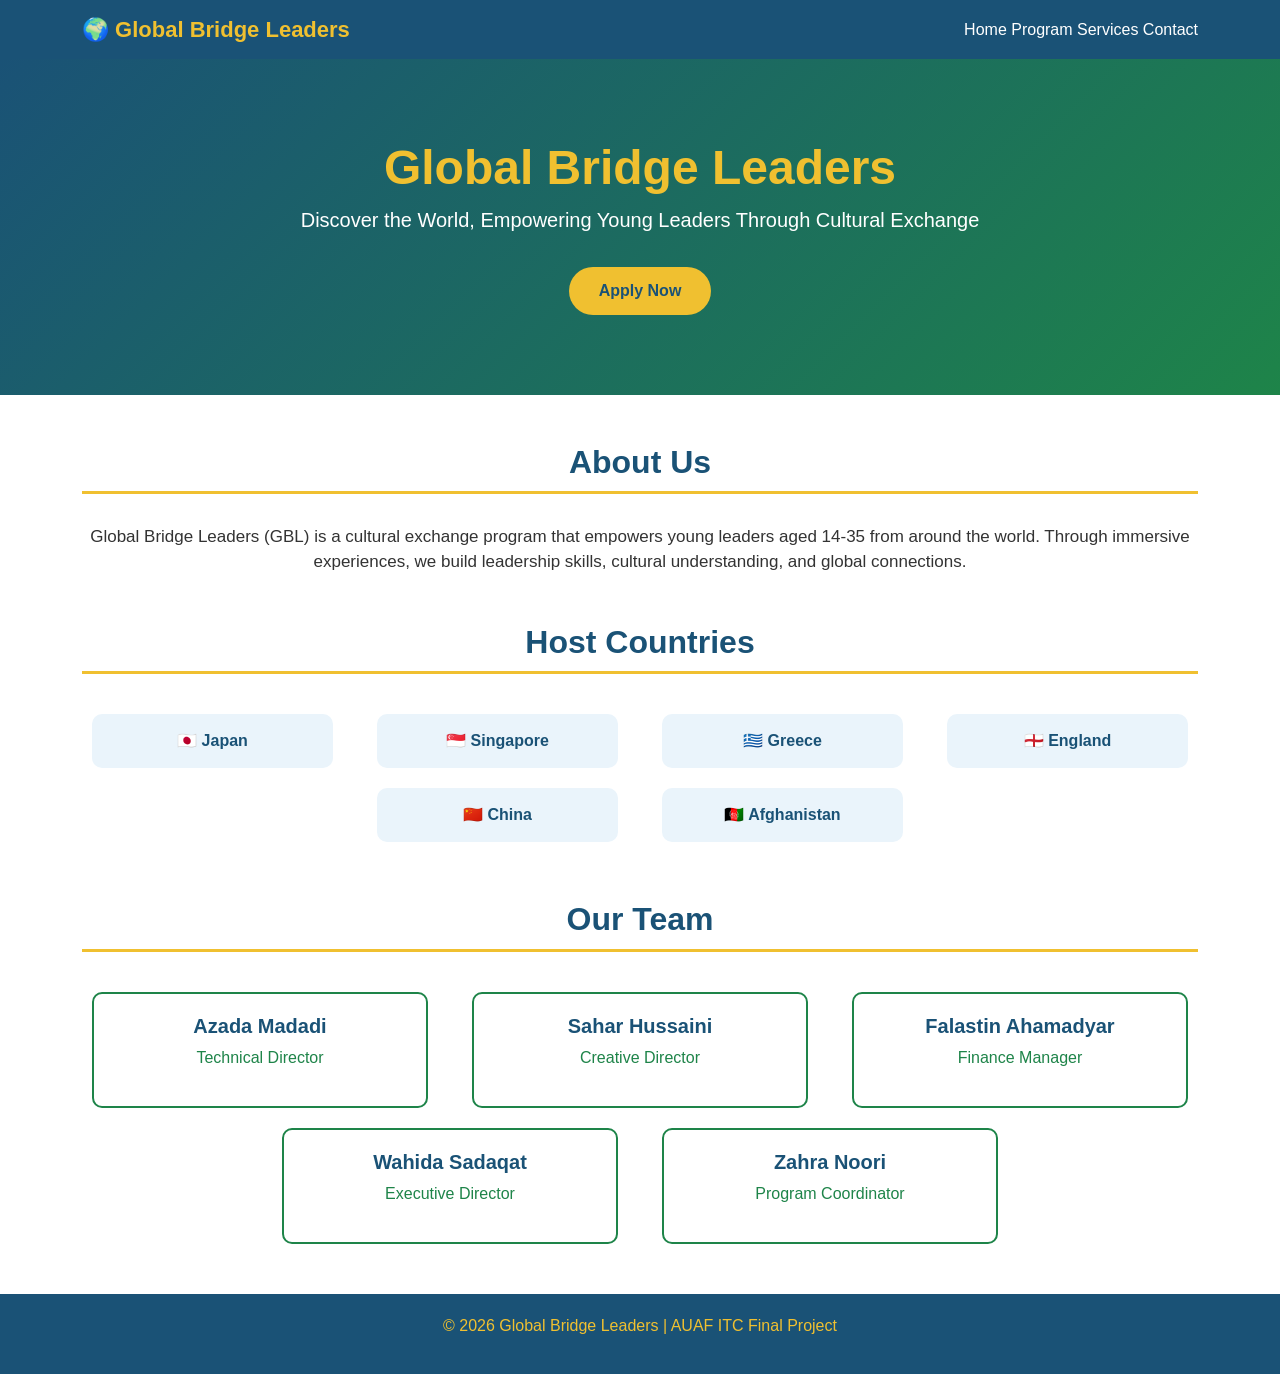
<file: index.html>
<!DOCTYPE html>
<html lang="en">
<head>
  <meta charset="UTF-8">
  <meta name="viewport" content="width=device-width, initial-scale=1.0">
  <title>Global Bridge Leaders</title>
  <link href="https://cdn.jsdelivr.net/npm/bootstrap@5.1.3/dist/css/bootstrap.min.css" rel="stylesheet">
  <style>
    body { font-family: Arial, sans-serif; }
    .navbar { background-color: #1a5276 !important; }
    .navbar-brand { color: #f0c030 !important; font-weight: bold; font-size: 22px; }
    .nav-link { color: white !important; }
    .hero { background: linear-gradient(135deg, #1a5276, #1e8449); color: white; padding: 80px 20px; text-align: center; }
    .hero h1 { font-size: 48px; font-weight: bold; color: #f0c030; }
    .hero p { font-size: 20px; }
    .btn-apply { background-color: #f0c030; color: #1a5276; font-weight: bold; border: none; padding: 12px 30px; border-radius: 25px; }
    .btn-apply:hover { background-color: #d4ac0d; }
    .section-title { color: #1a5276; font-weight: bold; text-align: center; margin-bottom: 30px; border-bottom: 3px solid #f0c030; padding-bottom: 10px; }
    .country-card { background: #eaf4fb; border-radius: 10px; padding: 15px; margin: 10px; text-align: center; font-weight: bold; color: #1a5276; }
    .team-card { background: white; border: 2px solid #1e8449; border-radius: 10px; padding: 20px; margin: 10px; text-align: center; }
    .team-card h5 { color: #1a5276; font-weight: bold; }
    .team-card p { color: #1e8449; }
    footer { background-color: #1a5276; color: #f0c030; text-align: center; padding: 20px; margin-top: 40px; }
  </style>
</head>
<body>

<!-- Navbar -->
<nav class="navbar navbar-expand-lg">
  <div class="container">
    <a class="navbar-brand" href="#">🌍 Global Bridge Leaders</a>
    <div>
      <a class="nav-link d-inline" href="#">Home</a>
      <a class="nav-link d-inline" href="#">Program</a>
      <a class="nav-link d-inline" href="#">Services</a>
      <a class="nav-link d-inline" href="#">Contact</a>
    </div>
  </div>
</nav>

<!-- Hero -->
<div class="hero">
  <h1>Global Bridge Leaders</h1>
  <p>Discover the World, Empowering Young Leaders Through Cultural Exchange</p>
  <a href="#" class="btn btn-apply mt-3">Apply Now</a>
</div>

<!-- About Us -->
<div class="container mt-5">
  <h2 class="section-title">About Us</h2>
  <p class="text-center" style="color:#333; font-size:17px;">
    Global Bridge Leaders (GBL) is a cultural exchange program that empowers young leaders aged 14-35 from around the world. Through immersive experiences, we build leadership skills, cultural understanding, and global connections.
  </p>
</div>

<!-- Host Countries -->
<div class="container mt-5">
  <h2 class="section-title">Host Countries</h2>
  <div class="row justify-content-center">
    <div class="col-md-3"><div class="country-card">🇯🇵 Japan</div></div>
    <div class="col-md-3"><div class="country-card">🇸🇬 Singapore</div></div>
    <div class="col-md-3"><div class="country-card">🇬🇷 Greece</div></div>
    <div class="col-md-3"><div class="country-card">🏴󠁧󠁢󠁥󠁮󠁧󠁿 England</div></div>
    <div class="col-md-3"><div class="country-card">🇨🇳 China</div></div>
    <div class="col-md-3"><div class="country-card">🇦🇫 Afghanistan</div></div>
  </div>
</div>

<!-- Our Team -->
<div class="container mt-5">
  <h2 class="section-title">Our Team</h2>
  <div class="row justify-content-center">
    <div class="col-md-4"><div class="team-card"><h5>Azada Madadi</h5><p>Technical Director</p></div></div>
    <div class="col-md-4"><div class="team-card"><h5>Sahar Hussaini</h5><p>Creative Director</p></div></div>
    <div class="col-md-4"><div class="team-card"><h5>Falastin Ahamadyar</h5><p>Finance Manager</p></div></div>
    <div class="col-md-4"><div class="team-card"><h5>Wahida Sadaqat</h5><p>Executive Director</p></div></div>
    <div class="col-md-4"><div class="team-card"><h5>Zahra Noori</h5><p>Program Coordinator</p></div></div>
  </div>
</div>

<!-- Footer -->
<footer>
  <p>© 2026 Global Bridge Leaders | AUAF ITC Final Project</p>
</footer>

</body>
</html>
</file>
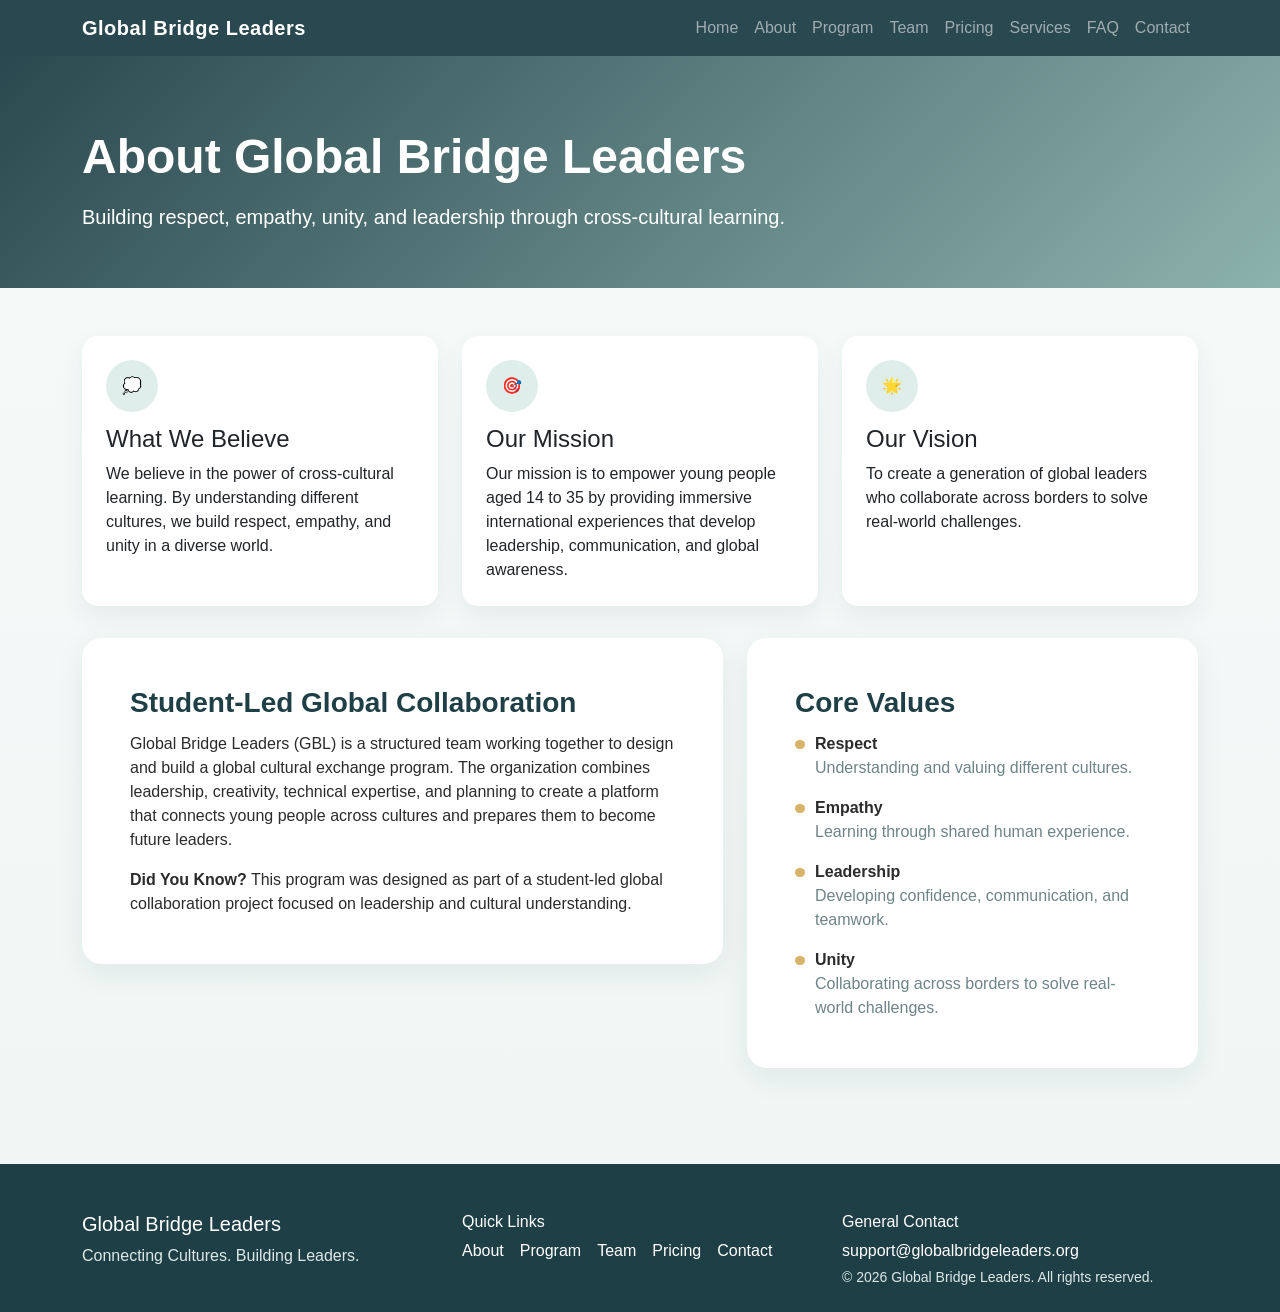
<file: about.html>
<!doctype html>
<html lang="en">
<head>
  <meta charset="utf-8">
  <meta name="viewport" content="width=device-width, initial-scale=1">
  <title>About | Global Bridge Leaders</title>
  <link href="https://cdn.jsdelivr.net/npm/bootstrap@5.3.3/dist/css/bootstrap.min.css" rel="stylesheet">
  <link href="styles.css" rel="stylesheet">
</head>
<body>

<nav class="navbar navbar-expand-lg navbar-dark sticky-top" style="background: rgba(31,63,70,.95); backdrop-filter: blur(8px);">
  <div class="container">
    <a class="navbar-brand" href="index.html">Global Bridge Leaders</a>
    <button class="navbar-toggler" type="button" data-bs-toggle="collapse" data-bs-target="#gblNav">
      <span class="navbar-toggler-icon"></span>
    </button>
    <div class="collapse navbar-collapse" id="gblNav">
      <ul class="navbar-nav ms-auto">
        <li class="nav-item"><a class="nav-link" href="index.html">Home</a></li>
        <li class="nav-item"><a class="nav-link" href="about.html">About</a></li>
        <li class="nav-item"><a class="nav-link" href="program.html">Program</a></li>
        <li class="nav-item"><a class="nav-link" href="team.html">Team</a></li>
        <li class="nav-item"><a class="nav-link" href="pricing.html">Pricing</a></li>
        <li class="nav-item"><a class="nav-link" href="services.html">Services</a></li>
        <li class="nav-item"><a class="nav-link" href="faq.html">FAQ</a></li>
        <li class="nav-item"><a class="nav-link" href="contact.html">Contact</a></li>
      </ul>
    </div>
  </div>
</nav>


<section class="page-hero">
  <div class="container">
    <h1 class="display-5 fw-bold mb-3">About Global Bridge Leaders</h1>
    <p class="lead mb-0">Building respect, empathy, unity, and leadership through cross-cultural learning.</p>
  </div>
</section>

<section class="py-5">
  <div class="container">
    <div class="row g-4">
      <div class="col-lg-4">
        <div class="card info-card p-4">
          <div class="icon-circle">💭</div>
          <h4>What We Believe</h4>
          <p class="mb-0">We believe in the power of cross-cultural learning. By understanding different cultures, we build respect, empathy, and unity in a diverse world.</p>
        </div>
      </div>
      <div class="col-lg-4">
        <div class="card info-card p-4">
          <div class="icon-circle">🎯</div>
          <h4>Our Mission</h4>
          <p class="mb-0">Our mission is to empower young people aged 14 to 35 by providing immersive international experiences that develop leadership, communication, and global awareness.</p>
        </div>
      </div>
      <div class="col-lg-4">
        <div class="card info-card p-4">
          <div class="icon-circle">🌟</div>
          <h4>Our Vision</h4>
          <p class="mb-0">To create a generation of global leaders who collaborate across borders to solve real-world challenges.</p>
        </div>
      </div>
    </div>

    <div class="row g-4 mt-2">
      <div class="col-lg-7">
        <div class="soft-card p-4 p-lg-5">
          <h3 class="section-title">Student-Led Global Collaboration</h3>
          <p>Global Bridge Leaders (GBL) is a structured team working together to design and build a global cultural exchange program. The organization combines leadership, creativity, technical expertise, and planning to create a platform that connects young people across cultures and prepares them to become future leaders.</p>
          <p class="mb-0"><strong>Did You Know?</strong> This program was designed as part of a student-led global collaboration project focused on leadership and cultural understanding.</p>
        </div>
      </div>
      <div class="col-lg-5">
        <div class="soft-card p-4 p-lg-5 h-100">
          <h3 class="section-title">Core Values</h3>
          <div class="timeline-step mb-3"><strong>Respect</strong><br><span class="small-muted">Understanding and valuing different cultures.</span></div>
          <div class="timeline-step mb-3"><strong>Empathy</strong><br><span class="small-muted">Learning through shared human experience.</span></div>
          <div class="timeline-step mb-3"><strong>Leadership</strong><br><span class="small-muted">Developing confidence, communication, and teamwork.</span></div>
          <div class="timeline-step"><strong>Unity</strong><br><span class="small-muted">Collaborating across borders to solve real-world challenges.</span></div>
        </div>
      </div>
    </div>
  </div>
</section>


<footer class="footer mt-5 pt-5 pb-4">
  <div class="container">
    <div class="row g-4">
      <div class="col-lg-4">
        <h5 class="text-white">Global Bridge Leaders</h5>
        <p class="mb-0">Connecting Cultures. Building Leaders.</p>
      </div>
      <div class="col-lg-4">
        <h6 class="text-white">Quick Links</h6>
        <div class="d-flex flex-wrap gap-3">
          <a href="about.html">About</a>
          <a href="program.html">Program</a>
          <a href="team.html">Team</a>
          <a href="pricing.html">Pricing</a>
          <a href="contact.html">Contact</a>
        </div>
      </div>
      <div class="col-lg-4">
        <h6 class="text-white">General Contact</h6>
        <p class="mb-1"><a href="https://mail.google.com/mail/?view=cm&fs=1&to=support@auaf.edu.af">support@globalbridgeleaders.org</a></p>
        <p class="mb-0 small">© 2026 Global Bridge Leaders. All rights reserved.</p>
      </div>
    </div>
  </div>
</footer>
<script src="https://cdn.jsdelivr.net/npm/bootstrap@5.3.3/dist/js/bootstrap.bundle.min.js"></script>

</body>
</html>
</file>
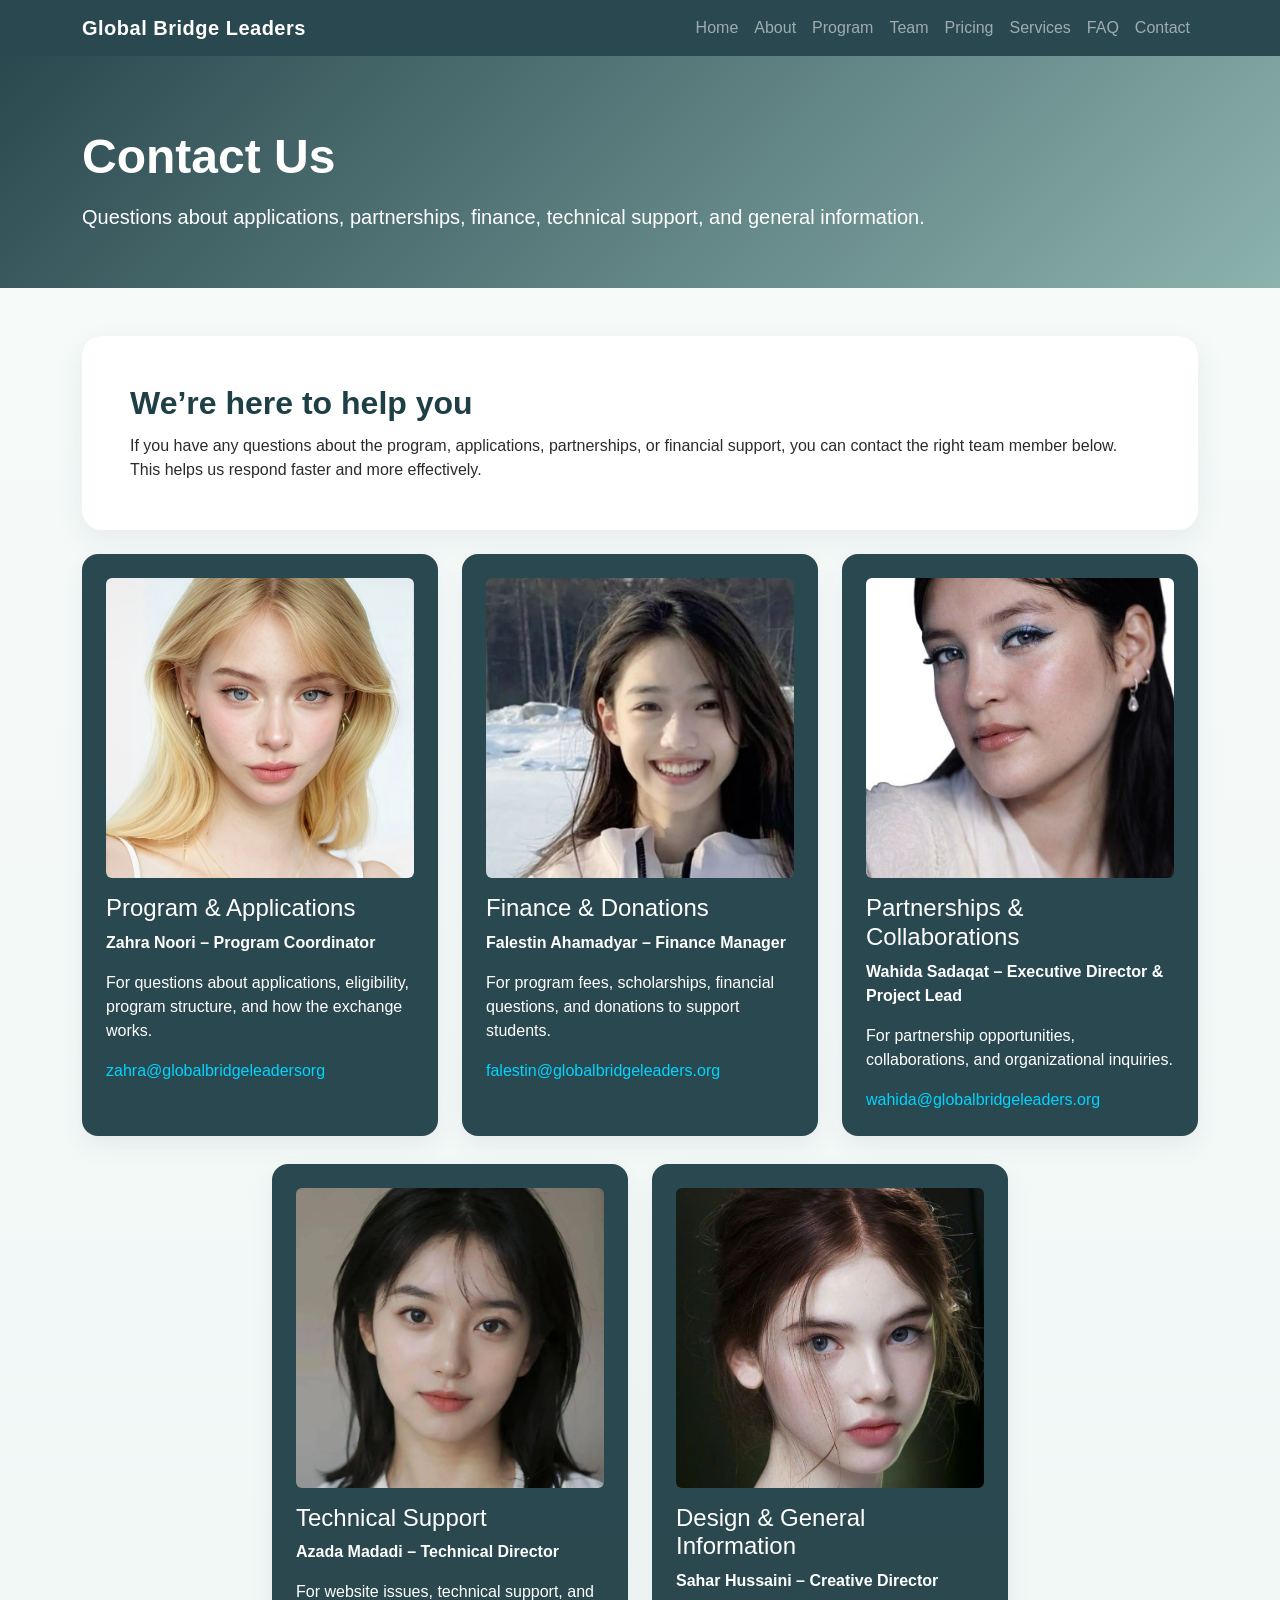
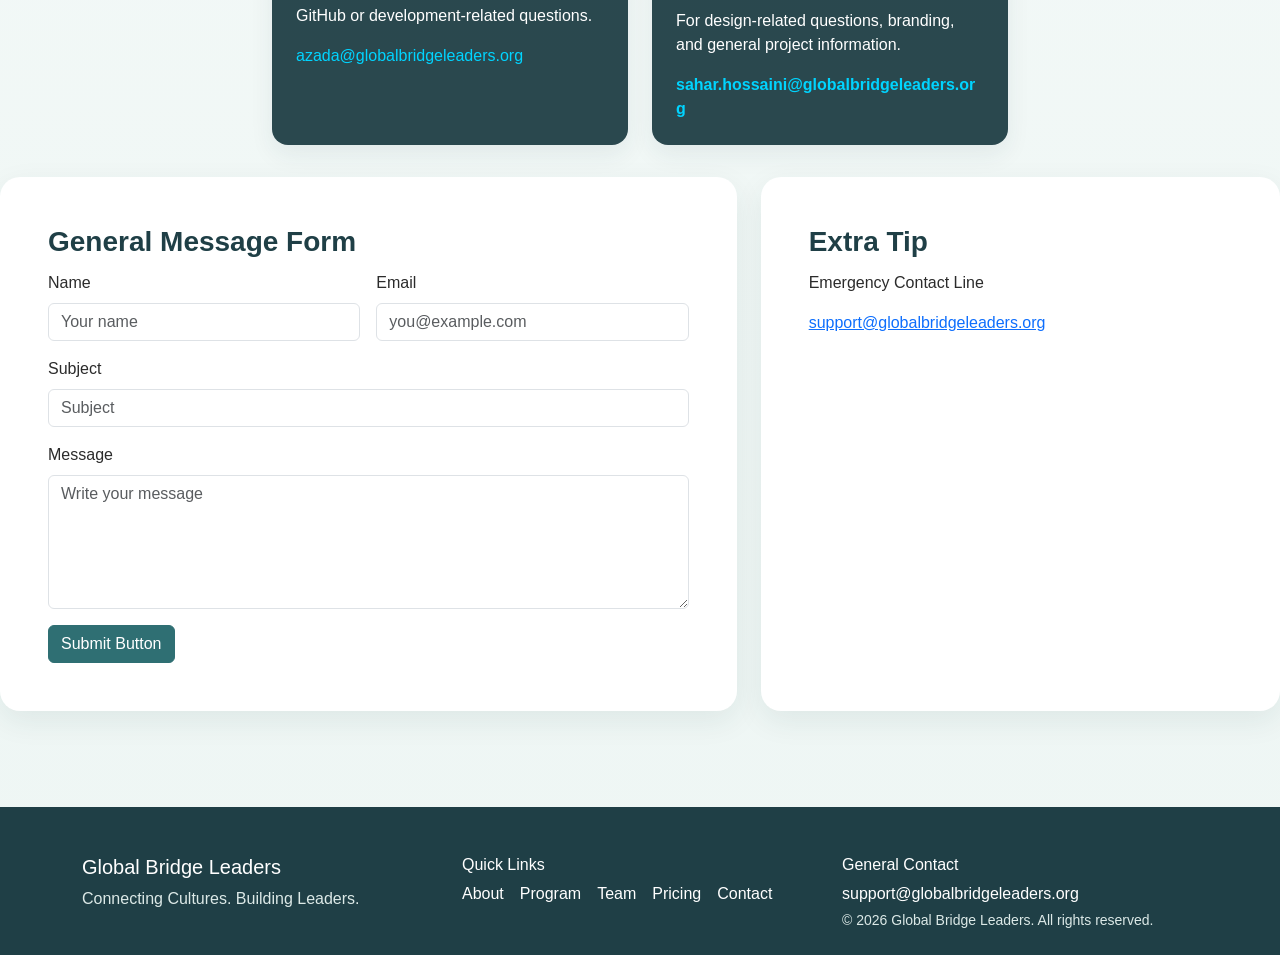
<file: contact.html>
<!doctype html>
<html lang="en">

<head>
  <meta charset="utf-8">
  <meta name="viewport" content="width=device-width, initial-scale=1">
  <title>Contact | Global Bridge Leaders</title>
  <link href="https://cdn.jsdelivr.net/npm/bootstrap@5.3.3/dist/css/bootstrap.min.css" rel="stylesheet">
  <link href="styles.css" rel="stylesheet">
</head>

<body>

  <nav class="navbar navbar-expand-lg navbar-dark sticky-top"
    style="background: rgba(31,63,70,.95); backdrop-filter: blur(8px);">
    <div class="container">
      <a class="navbar-brand" href="index.html">Global Bridge Leaders</a>
      <button class="navbar-toggler" type="button" data-bs-toggle="collapse" data-bs-target="#gblNav">
        <span class="navbar-toggler-icon"></span>
      </button>
      <div class="collapse navbar-collapse" id="gblNav">
        <ul class="navbar-nav ms-auto">
          <li class="nav-item"><a class="nav-link" href="index.html">Home</a></li>
          <li class="nav-item"><a class="nav-link" href="about.html">About</a></li>
          <li class="nav-item"><a class="nav-link" href="program.html">Program</a></li>
          <li class="nav-item"><a class="nav-link" href="team.html">Team</a></li>
          <li class="nav-item"><a class="nav-link" href="pricing.html">Pricing</a></li>
          <li class="nav-item"><a class="nav-link" href="services.html">Services</a></li>
          <li class="nav-item"><a class="nav-link" href="faq.html">FAQ</a></li>
          <li class="nav-item"><a class="nav-link" href="contact.html">Contact</a></li>
        </ul>
      </div>
    </div>
  </nav>


  <section class="page-hero">
    <div class="container">
      <h1 class="display-5 fw-bold mb-3">Contact Us</h1>
      <p class="lead mb-0">Questions about applications, partnerships, finance, technical support, and general
        information.</p>
    </div>
  </section>

  <section class="py-5">
    <div class="container">
      <div class="soft-card p-4 p-lg-5 mb-4">
        <h2 class="section-title">We’re here to help you</h2>
        <p class="mb-0">If you have any questions about the program, applications, partnerships, or financial support,
          you can contact the right team member below. This helps us respond faster and more effectively.</p>
      </div>

      <div class="row g-4">
        <div class="col-md-6 col-xl-4">
          <div class="contact-card card p-4">
            <img src="Zahra Noori.jpg" class="card-img-top mb-3 custom-card-img" alt="Program Image">
            <h4> Program & Applications</h4>
            <p><strong>Zahra Noori – Program Coordinator</strong></p>
            <p>For questions about applications, eligibility, program structure, and how the exchange works.</p>
            <p class="mb-0">
              <a href="mailto:zahra.noori@auaf.edu.af" class="email-link">
                zahra@globalbridgeleadersorg
              </a>
            </p>
          </div>
        </div>
        <div class="col-md-6 col-xl-4">
          <div class="contact-card card p-4">
            <img src="Falestin Ahmadyar .jpg" class="card-img-top mb-3 custom-card-img" alt="Program Image">
            <h4> Finance & Donations</h4>
            <p><strong>Falestin Ahamadyar – Finance Manager</strong></p>
            <p>For program fees, scholarships, financial questions, and donations to support students.</p>
            <p class="mb-0">
              <a href="mailto:falestin.ahamadyar@auaf.edu.af" class="email-link">
                falestin@globalbridgeleaders.org
              </a>
            </p>
          </div>
        </div>
        <div class="col-md-6 col-xl-4">
          <div class="contact-card card p-4">
            <img src="Wahida Sadaqat.jpeg" class="card-img-top mb-3 custom-card-img" alt="Program Image">
            <h4> Partnerships & Collaborations</h4>
            <p><strong>Wahida Sadaqat – Executive Director & Project Lead</strong></p>
            <p>For partnership opportunities, collaborations, and organizational inquiries.</p>
            <a href="mailto:wahida.sadaqat@auaf.edu.af" class="email-link">
              wahida@globalbridgeleaders.org
            </a>
          </div>
        </div>
      </div>
      <div class="row g-4 justify-content-center mt-1">
        <div class="col-md-6 col-xl-4">
          <div class="contact-card card p-4">
            <img src="Azada Madadi.jpg" class="card-img-top mb-3 custom-card-img" alt="Program Image">
            <h4> Technical Support</h4>
            <p><strong>Azada Madadi – Technical Director</strong></p>
            <p>For website issues, technical support, and GitHub or development-related questions.</p>
            <a href="mailto:azada.madadi@auaf.edu.af" class="email-link">
              azada@globalbridgeleaders.org
            </a>
          </div>
        </div>
        <div class="col-md-6 col-xl-4">
          <div class="contact-card card p-4">
            <img src="Sahar Hussaini.jpg" class="card-img-top mb-3 custom-card-img" alt="Program Image">
            <h4> Design & General Information</h4>
            <p><strong>Sahar Hussaini – Creative Director</strong></p>
            <p>For design-related questions, branding, and general project information.</p>
            <a href="mailto:sahar.hossaini@auaf.edu.af" class="email-link">
              <strong>sahar.hossaini@globalbridgeleaders.org</strong>
            </a>
          </div>
        </div>
      </div>
    </div>

    <div class="row g-4 mt-2">
      <div class="col-lg-7">
        <div class="soft-card p-4 p-lg-5">
          <h3 class="section-title">General Message Form</h3>
          <form>
            <div class="row g-3">
              <div class="col-md-6">
                <label class="form-label">Name</label>
                <input type="text" class="form-control" placeholder="Your name">
              </div>
              <div class="col-md-6">
                <label class="form-label">Email</label>
                <input type="email" class="form-control" placeholder="you@example.com">
              </div>
              <div class="col-12">
                <label class="form-label">Subject</label>
                <input type="text" class="form-control" placeholder="Subject">
              </div>
              <div class="col-12">
                <label class="form-label">Message</label>
                <textarea class="form-control" rows="5" placeholder="Write your message"></textarea>
              </div>
              <div class="col-12">
                <button type="submit" class="btn btn-brand text-white">Submit Button</button>
              </div>
            </div>
          </form>
        </div>
      </div>
      <div class="col-lg-5">
        <div class="soft-card p-4 p-lg-5 h-100">
          <h3 class="section-title">Extra Tip</h3>
          <p class="mb-3"> Emergency Contact Line</p>
          <a href="https://mail.google.com/mail/?view=cm&fs=1&to=support@auaf.edu.af" target="_blank">
            support@globalbridgeleaders.org
          </a>
        </div>
      </div>
    </div>
    </div>
  </section>


  <footer class="footer mt-5 pt-5 pb-4">
    <div class="container">
      <div class="row g-4">
        <div class="col-lg-4">
          <h5 class="text-white">Global Bridge Leaders</h5>
          <p class="mb-0">Connecting Cultures. Building Leaders.</p>
        </div>
        <div class="col-lg-4">
          <h6 class="text-white">Quick Links</h6>
          <div class="d-flex flex-wrap gap-3">
            <a href="about.html">About</a>
            <a href="program.html">Program</a>
            <a href="team.html">Team</a>
            <a href="pricing.html">Pricing</a>
            <a href="contact.html">Contact</a>
          </div>
        </div>
        <div class="col-lg-4">
          <h6 class="text-white">General Contact</h6>
          <p class="mb-1"><a href="mailto:support@globalbridgeleaders.org">support@globalbridgeleaders.org</a></p>
          <p class="mb-0 small">© 2026 Global Bridge Leaders. All rights reserved.</p>
        </div>
      </div>
    </div>
  </footer>
  <script src="https://cdn.jsdelivr.net/npm/bootstrap@5.3.3/dist/js/bootstrap.bundle.min.js"></script>

</body>

</html>
</file>
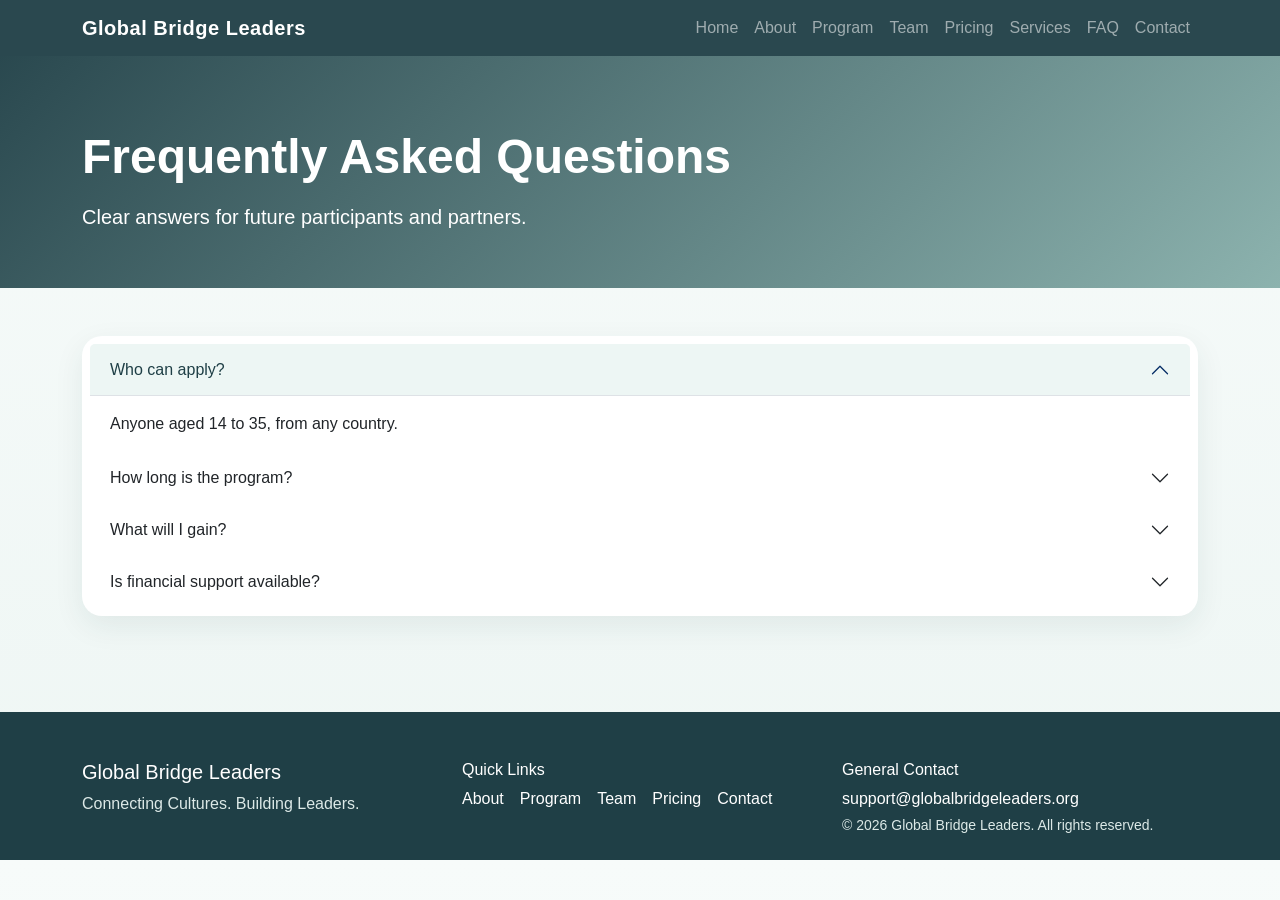
<file: faq.html>
<!doctype html>
<html lang="en">
<head>
  <meta charset="utf-8">
  <meta name="viewport" content="width=device-width, initial-scale=1">
  <title>FAQ | Global Bridge Leaders</title>
  <link href="https://cdn.jsdelivr.net/npm/bootstrap@5.3.3/dist/css/bootstrap.min.css" rel="stylesheet">
  <link href="styles.css" rel="stylesheet">
</head>
<body>

<nav class="navbar navbar-expand-lg navbar-dark sticky-top" style="background: rgba(31,63,70,.95); backdrop-filter: blur(8px);">
  <div class="container">
    <a class="navbar-brand" href="index.html">Global Bridge Leaders</a>
    <button class="navbar-toggler" type="button" data-bs-toggle="collapse" data-bs-target="#gblNav">
      <span class="navbar-toggler-icon"></span>
    </button>
    <div class="collapse navbar-collapse" id="gblNav">
      <ul class="navbar-nav ms-auto">
        <li class="nav-item"><a class="nav-link" href="index.html">Home</a></li>
        <li class="nav-item"><a class="nav-link" href="about.html">About</a></li>
        <li class="nav-item"><a class="nav-link" href="program.html">Program</a></li>
        <li class="nav-item"><a class="nav-link" href="team.html">Team</a></li>
        <li class="nav-item"><a class="nav-link" href="pricing.html">Pricing</a></li>
        <li class="nav-item"><a class="nav-link" href="services.html">Services</a></li>
        <li class="nav-item"><a class="nav-link" href="faq.html">FAQ</a></li>
        <li class="nav-item"><a class="nav-link" href="contact.html">Contact</a></li>
      </ul>
    </div>
  </div>
</nav>


<section class="page-hero">
  <div class="container">
    <h1 class="display-5 fw-bold mb-3">Frequently Asked Questions</h1>
    <p class="lead mb-0">Clear answers for future participants and partners.</p>
  </div>
</section>

<section class="py-5">
  <div class="container">
    <div class="accordion soft-card p-2" id="faqAccordion">
      <div class="accordion-item border-0">
        <h2 class="accordion-header">
          <button class="accordion-button" type="button" data-bs-toggle="collapse" data-bs-target="#faq1">
            Who can apply?
          </button>
        </h2>
        <div id="faq1" class="accordion-collapse collapse show" data-bs-parent="#faqAccordion">
          <div class="accordion-body">Anyone aged 14 to 35, from any country.</div>
        </div>
      </div>
      <div class="accordion-item border-0">
        <h2 class="accordion-header">
          <button class="accordion-button collapsed" type="button" data-bs-toggle="collapse" data-bs-target="#faq2">
            How long is the program?
          </button>
        </h2>
        <div id="faq2" class="accordion-collapse collapse" data-bs-parent="#faqAccordion">
          <div class="accordion-body">14 days (2 weeks).</div>
        </div>
      </div>
      <div class="accordion-item border-0">
        <h2 class="accordion-header">
          <button class="accordion-button collapsed" type="button" data-bs-toggle="collapse" data-bs-target="#faq3">
            What will I gain?
          </button>
        </h2>
        <div id="faq3" class="accordion-collapse collapse" data-bs-parent="#faqAccordion">
          <div class="accordion-body">Leadership skills, cultural understanding, and global connections.</div>
        </div>
      </div>
      <div class="accordion-item border-0">
        <h2 class="accordion-header">
          <button class="accordion-button collapsed" type="button" data-bs-toggle="collapse" data-bs-target="#faq4">
            Is financial support available?
          </button>
        </h2>
        <div id="faq4" class="accordion-collapse collapse" data-bs-parent="#faqAccordion">
          <div class="accordion-body">Yes, we offer fully funded scholarships and limited discounts.</div>
        </div>
      </div>
    </div>
  </div>
</section>


<footer class="footer mt-5 pt-5 pb-4">
  <div class="container">
    <div class="row g-4">
      <div class="col-lg-4">
        <h5 class="text-white">Global Bridge Leaders</h5>
        <p class="mb-0">Connecting Cultures. Building Leaders.</p>
      </div>
      <div class="col-lg-4">
        <h6 class="text-white">Quick Links</h6>
        <div class="d-flex flex-wrap gap-3">
          <a href="about.html">About</a>
          <a href="program.html">Program</a>
          <a href="team.html">Team</a>
          <a href="pricing.html">Pricing</a>
          <a href="contact.html">Contact</a>
        </div>
      </div>
      <div class="col-lg-4">
        <h6 class="text-white">General Contact</h6>
        <p class="mb-1"><a href="mailto:support@globalbridgeleaders.org">support@globalbridgeleaders.org</a></p>
        <p class="mb-0 small">© 2026 Global Bridge Leaders. All rights reserved.</p>
      </div>
    </div>
  </div>
</footer>
<script src="https://cdn.jsdelivr.net/npm/bootstrap@5.3.3/dist/js/bootstrap.bundle.min.js"></script>

</body>
</html>
</file>
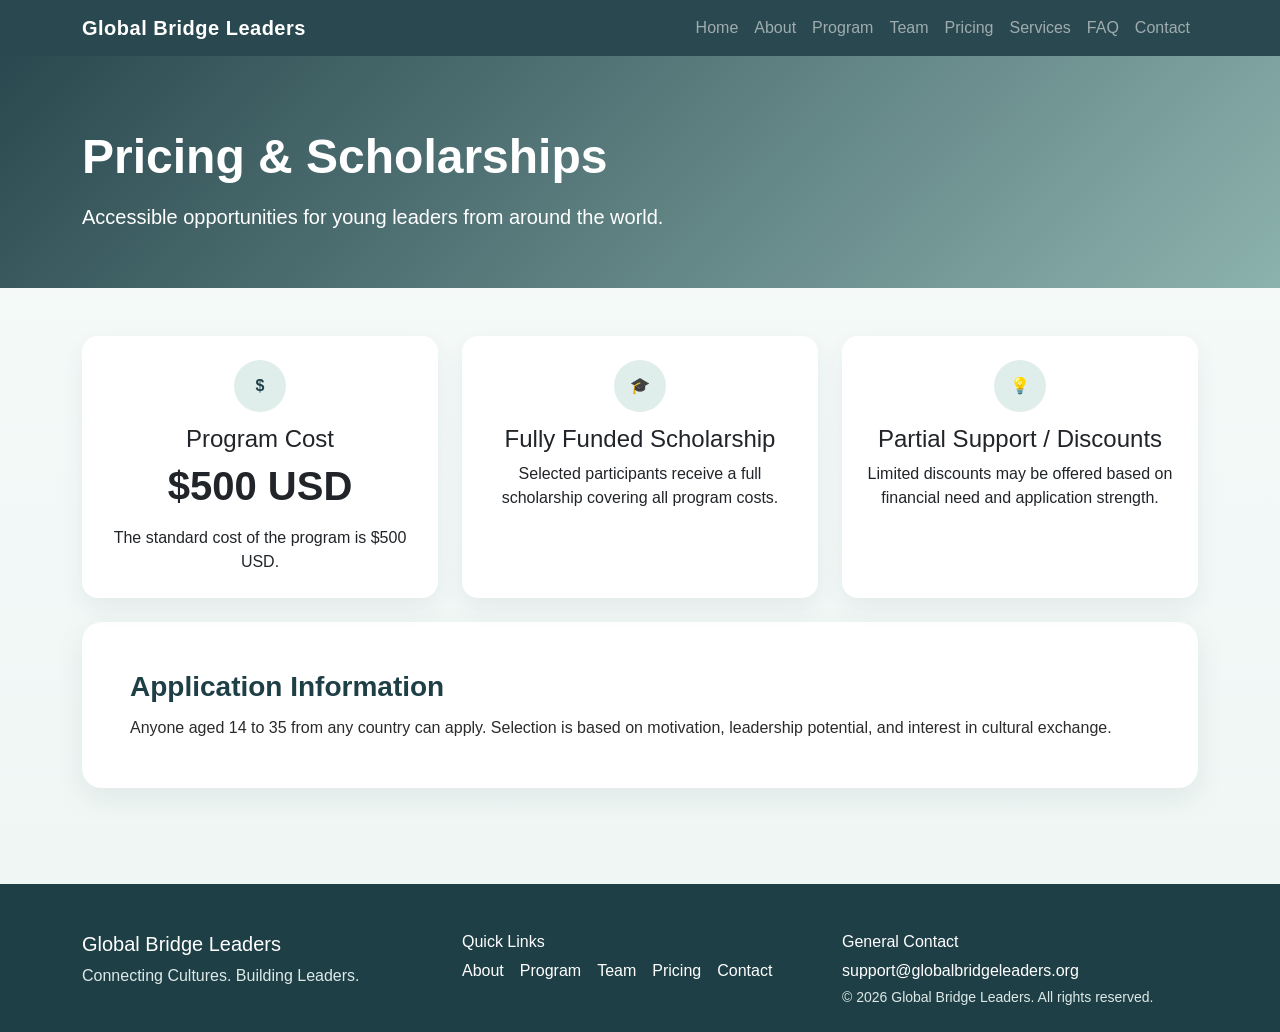
<file: pricing.html>
<!doctype html>
<html lang="en">
<head>
  <meta charset="utf-8">
  <meta name="viewport" content="width=device-width, initial-scale=1">
  <title>Pricing | Global Bridge Leaders</title>
  <link href="https://cdn.jsdelivr.net/npm/bootstrap@5.3.3/dist/css/bootstrap.min.css" rel="stylesheet">
  <link href="styles.css" rel="stylesheet">
</head>
<body>

<nav class="navbar navbar-expand-lg navbar-dark sticky-top" style="background: rgba(31,63,70,.95); backdrop-filter: blur(8px);">
  <div class="container">
    <a class="navbar-brand" href="index.html">Global Bridge Leaders</a>
    <button class="navbar-toggler" type="button" data-bs-toggle="collapse" data-bs-target="#gblNav">
      <span class="navbar-toggler-icon"></span>
    </button>
    <div class="collapse navbar-collapse" id="gblNav">
      <ul class="navbar-nav ms-auto">
        <li class="nav-item"><a class="nav-link" href="index.html">Home</a></li>
        <li class="nav-item"><a class="nav-link" href="about.html">About</a></li>
        <li class="nav-item"><a class="nav-link" href="program.html">Program</a></li>
        <li class="nav-item"><a class="nav-link" href="team.html">Team</a></li>
        <li class="nav-item"><a class="nav-link" href="pricing.html">Pricing</a></li>
        <li class="nav-item"><a class="nav-link" href="services.html">Services</a></li>
        <li class="nav-item"><a class="nav-link" href="faq.html">FAQ</a></li>
        <li class="nav-item"><a class="nav-link" href="contact.html">Contact</a></li>
      </ul>
    </div>
  </div>
</nav>


<section class="page-hero">
  <div class="container">
    <h1 class="display-5 fw-bold mb-3">Pricing & Scholarships</h1>
    <p class="lead mb-0">Accessible opportunities for young leaders from around the world.</p>
  </div>
</section>

<section class="py-5">
  <div class="container">
    <div class="row g-4">
      <div class="col-md-4">
        <div class="card info-card p-4 text-center">
          <div class="icon-circle mx-auto">$</div>
          <h4>Program Cost</h4>
          <p class="display-6 fw-bold text-dark">$500 USD</p>
          <p class="mb-0">The standard cost of the program is $500 USD.</p>
        </div>
      </div>
      <div class="col-md-4">
        <div class="card info-card p-4 text-center">
          <div class="icon-circle mx-auto">🎓</div>
          <h4>Fully Funded Scholarship</h4>
          <p class="mb-0">Selected participants receive a full scholarship covering all program costs.</p>
        </div>
      </div>
      <div class="col-md-4">
        <div class="card info-card p-4 text-center">
          <div class="icon-circle mx-auto">💡</div>
          <h4>Partial Support / Discounts</h4>
          <p class="mb-0">Limited discounts may be offered based on financial need and application strength.</p>
        </div>
      </div>
    </div>

    <div class="soft-card p-4 p-lg-5 mt-4">
      <h3 class="section-title">Application Information</h3>
      <p class="mb-0">Anyone aged 14 to 35 from any country can apply. Selection is based on motivation, leadership potential, and interest in cultural exchange.</p>
    </div>
  </div>
</section>


<footer class="footer mt-5 pt-5 pb-4">
  <div class="container">
    <div class="row g-4">
      <div class="col-lg-4">
        <h5 class="text-white">Global Bridge Leaders</h5>
        <p class="mb-0">Connecting Cultures. Building Leaders.</p>
      </div>
      <div class="col-lg-4">
        <h6 class="text-white">Quick Links</h6>
        <div class="d-flex flex-wrap gap-3">
          <a href="about.html">About</a>
          <a href="program.html">Program</a>
          <a href="team.html">Team</a>
          <a href="pricing.html">Pricing</a>
          <a href="contact.html">Contact</a>
        </div>
      </div>
      <div class="col-lg-4">
        <h6 class="text-white">General Contact</h6>
        <p class="mb-1"><a href="mailto:support@globalbridgeleaders.org">support@globalbridgeleaders.org</a></p>
        <p class="mb-0 small">© 2026 Global Bridge Leaders. All rights reserved.</p>
      </div>
    </div>
  </div>
</footer>
<script src="https://cdn.jsdelivr.net/npm/bootstrap@5.3.3/dist/js/bootstrap.bundle.min.js"></script>

</body>
</html>
</file>
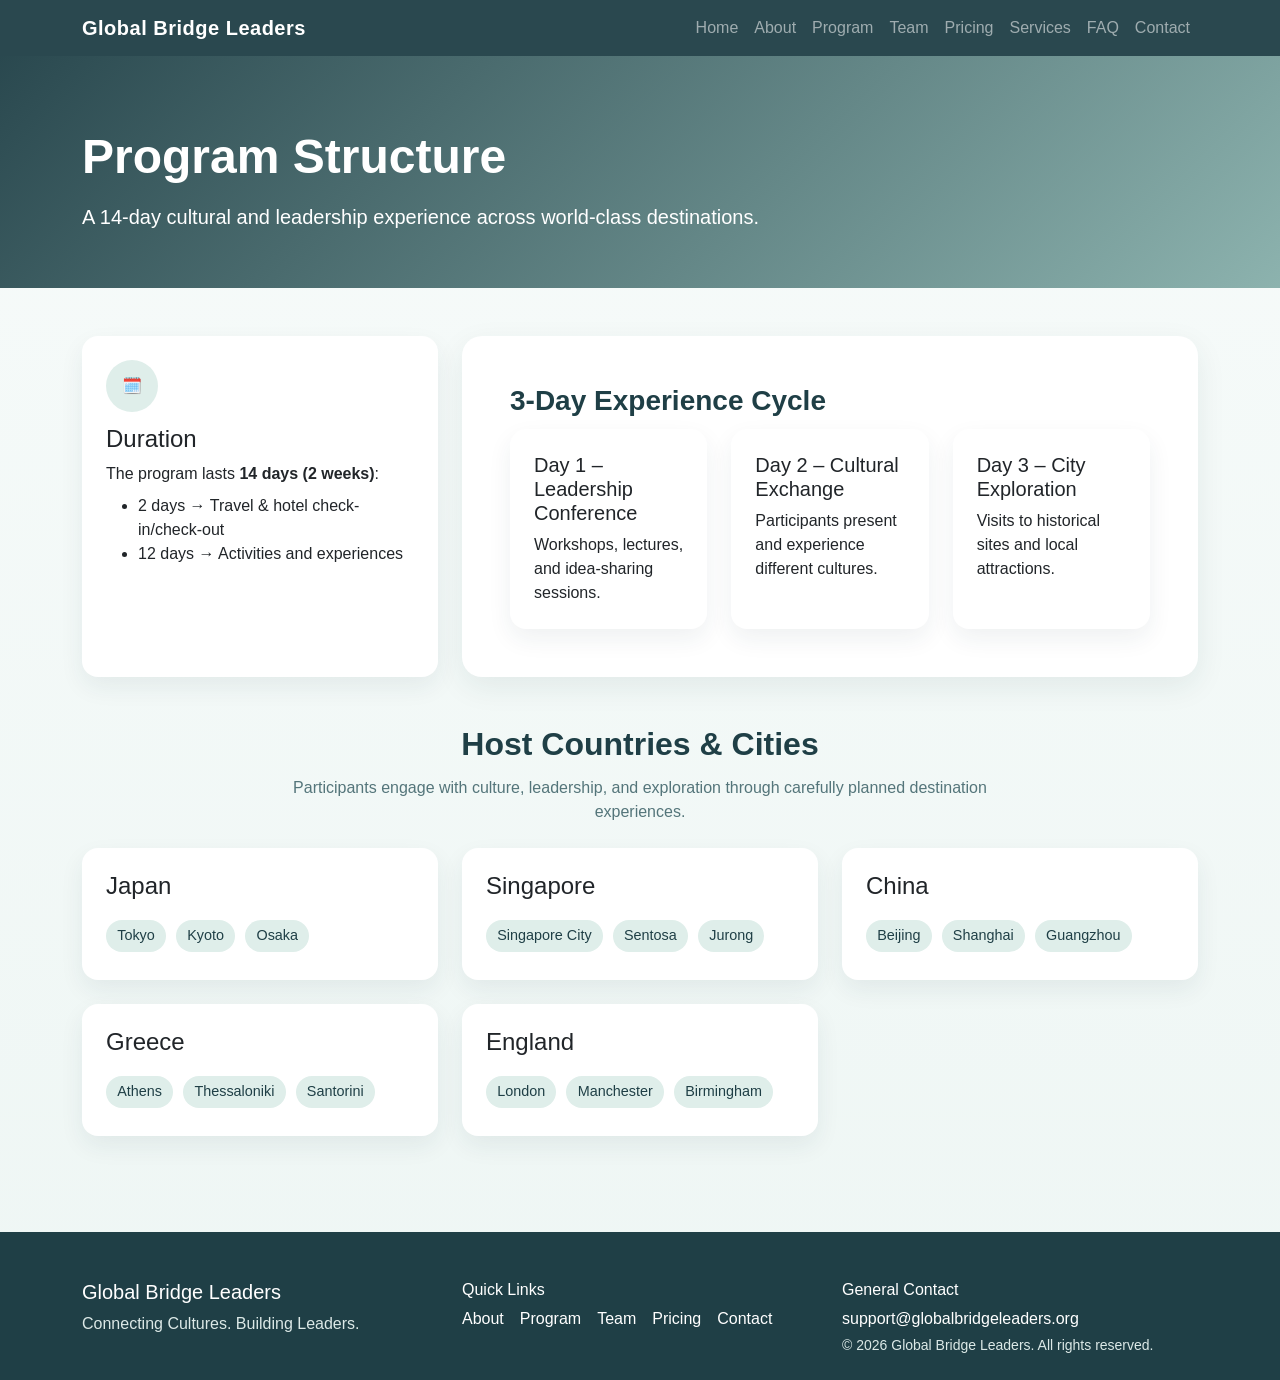
<file: program.html>
<!doctype html>
<html lang="en">
<head>
  <meta charset="utf-8">
  <meta name="viewport" content="width=device-width, initial-scale=1">
  <title>Program | Global Bridge Leaders</title>
  <link href="https://cdn.jsdelivr.net/npm/bootstrap@5.3.3/dist/css/bootstrap.min.css" rel="stylesheet">
  <link href="styles.css" rel="stylesheet">
</head>
<body>

<nav class="navbar navbar-expand-lg navbar-dark sticky-top" style="background: rgba(31,63,70,.95); backdrop-filter: blur(8px);">
  <div class="container">
    <a class="navbar-brand" href="index.html">Global Bridge Leaders</a>
    <button class="navbar-toggler" type="button" data-bs-toggle="collapse" data-bs-target="#gblNav">
      <span class="navbar-toggler-icon"></span>
    </button>
    <div class="collapse navbar-collapse" id="gblNav">
      <ul class="navbar-nav ms-auto">
        <li class="nav-item"><a class="nav-link" href="index.html">Home</a></li>
        <li class="nav-item"><a class="nav-link" href="about.html">About</a></li>
        <li class="nav-item"><a class="nav-link" href="program.html">Program</a></li>
        <li class="nav-item"><a class="nav-link" href="team.html">Team</a></li>
        <li class="nav-item"><a class="nav-link" href="pricing.html">Pricing</a></li>
        <li class="nav-item"><a class="nav-link" href="services.html">Services</a></li>
        <li class="nav-item"><a class="nav-link" href="faq.html">FAQ</a></li>
        <li class="nav-item"><a class="nav-link" href="contact.html">Contact</a></li>
      </ul>
    </div>
  </div>
</nav>


<section class="page-hero">
  <div class="container">
    <h1 class="display-5 fw-bold mb-3">Program Structure</h1>
    <p class="lead mb-0">A 14-day cultural and leadership experience across world-class destinations.</p>
  </div>
</section>

<section class="py-5">
  <div class="container">
    <div class="row g-4">
      <div class="col-lg-4">
        <div class="card info-card p-4">
          <div class="icon-circle">🗓️</div>
          <h4>Duration</h4>
          <p class="mb-2">The program lasts <strong>14 days (2 weeks)</strong>:</p>
          <ul class="mb-0">
            <li>2 days → Travel & hotel check-in/check-out</li>
            <li>12 days → Activities and experiences</li>
          </ul>
        </div>
      </div>
      <div class="col-lg-8">
        <div class="soft-card p-4 p-lg-5 h-100">
          <h3 class="section-title">3-Day Experience Cycle</h3>
          <div class="row g-4">
            <div class="col-md-4">
              <div class="info-card card p-4">
                <h5>Day 1 – Leadership Conference</h5>
                <p class="mb-0">Workshops, lectures, and idea-sharing sessions.</p>
              </div>
            </div>
            <div class="col-md-4">
              <div class="info-card card p-4">
                <h5>Day 2 – Cultural Exchange</h5>
                <p class="mb-0">Participants present and experience different cultures.</p>
              </div>
            </div>
            <div class="col-md-4">
              <div class="info-card card p-4">
                <h5>Day 3 – City Exploration</h5>
                <p class="mb-0">Visits to historical sites and local attractions.</p>
              </div>
            </div>
          </div>
        </div>
      </div>
    </div>

    <div class="text-center mt-5 mb-4">
      <h2 class="section-title">Host Countries & Cities</h2>
      <p class="section-subtitle mx-auto">Participants engage with culture, leadership, and exploration through carefully planned destination experiences.</p>
    </div>

    <div class="row g-4">
      <div class="col-md-6 col-xl-4">
        <div class="country-card card p-4">
          <h4>Japan</h4>
          <div class="mt-2">
            <span class="city">Tokyo</span>
            <span class="city">Kyoto</span>
            <span class="city">Osaka</span>
          </div>
        </div>
      </div>
      <div class="col-md-6 col-xl-4">
        <div class="country-card card p-4">
          <h4>Singapore</h4>
          <div class="mt-2">
            <span class="city">Singapore City</span>
            <span class="city">Sentosa</span>
            <span class="city">Jurong</span>
          </div>
        </div>
      </div>
      <div class="col-md-6 col-xl-4">
        <div class="country-card card p-4">
          <h4>China</h4>
          <div class="mt-2">
            <span class="city">Beijing</span>
            <span class="city">Shanghai</span>
            <span class="city">Guangzhou</span>
          </div>
        </div>
      </div>
      <div class="col-md-6 col-xl-4">
        <div class="country-card card p-4">
          <h4>Greece</h4>
          <div class="mt-2">
            <span class="city">Athens</span>
            <span class="city">Thessaloniki</span>
            <span class="city">Santorini</span>
          </div>
        </div>
      </div>
      <div class="col-md-6 col-xl-4">
        <div class="country-card card p-4">
          <h4>England</h4>
          <div class="mt-2">
            <span class="city">London</span>
            <span class="city">Manchester</span>
            <span class="city">Birmingham</span>
          </div>
        </div>
      </div>
    </div>
  </div>
</section>


<footer class="footer mt-5 pt-5 pb-4">
  <div class="container">
    <div class="row g-4">
      <div class="col-lg-4">
        <h5 class="text-white">Global Bridge Leaders</h5>
        <p class="mb-0">Connecting Cultures. Building Leaders.</p>
      </div>
      <div class="col-lg-4">
        <h6 class="text-white">Quick Links</h6>
        <div class="d-flex flex-wrap gap-3">
          <a href="about.html">About</a>
          <a href="program.html">Program</a>
          <a href="team.html">Team</a>
          <a href="pricing.html">Pricing</a>
          <a href="contact.html">Contact</a>
        </div>
      </div>
      <div class="col-lg-4">
        <h6 class="text-white">General Contact</h6>
        <p class="mb-1"><a href="mailto:support@globalbridgeleaders.org">support@globalbridgeleaders.org</a></p>
        <p class="mb-0 small">© 2026 Global Bridge Leaders. All rights reserved.</p>
      </div>
    </div>
  </div>
</footer>
<script src="https://cdn.jsdelivr.net/npm/bootstrap@5.3.3/dist/js/bootstrap.bundle.min.js"></script>

</body>
</html>
</file>
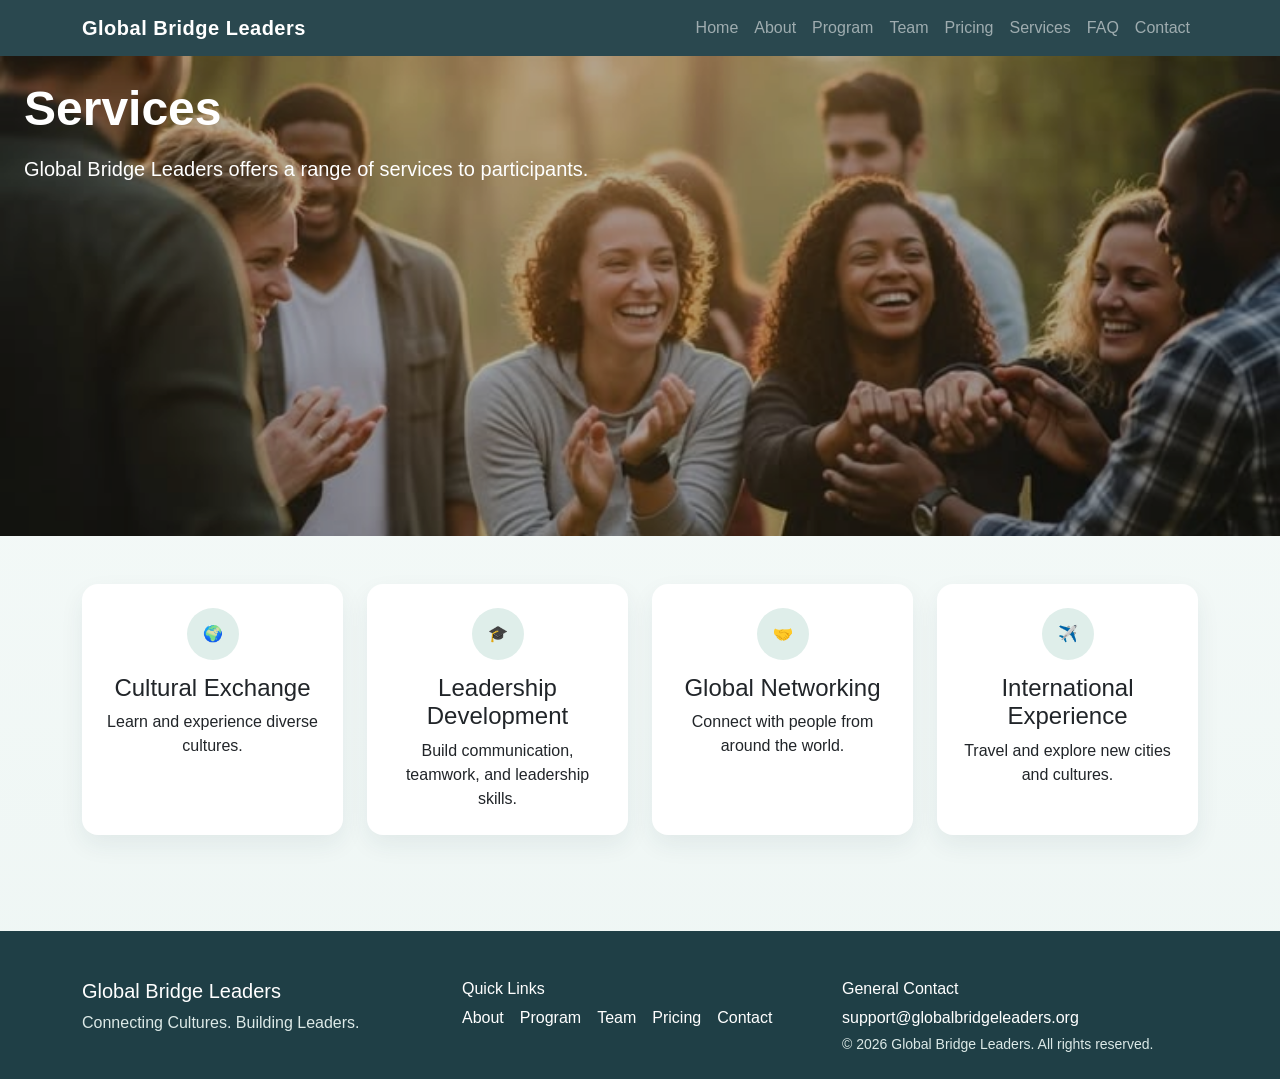
<file: services.html>
<!doctype html>
<html lang="en">

<head>
  <meta charset="utf-8">
  <meta name="viewport" content="width=device-width, initial-scale=1">
  <title>Services | Global Bridge Leaders</title>
  <link href="https://cdn.jsdelivr.net/npm/bootstrap@5.3.3/dist/css/bootstrap.min.css" rel="stylesheet">
  <link href="styles.css" rel="stylesheet">
</head>

<body>

  <nav class="navbar navbar-expand-lg navbar-dark sticky-top"
    style="background: rgba(31,63,70,.95); backdrop-filter: blur(8px);">
    <div class="container">
      <a class="navbar-brand" href="index.html">Global Bridge Leaders</a>
      <button class="navbar-toggler" type="button" data-bs-toggle="collapse" data-bs-target="#gblNav">
        <span class="navbar-toggler-icon"></span>
      </button>
      <div class="collapse navbar-collapse" id="gblNav">
        <ul class="navbar-nav ms-auto">
          <li class="nav-item"><a class="nav-link" href="index.html">Home</a></li>
          <li class="nav-item"><a class="nav-link" href="about.html">About</a></li>
          <li class="nav-item"><a class="nav-link" href="program.html">Program</a></li>
          <li class="nav-item"><a class="nav-link" href="team.html">Team</a></li>
          <li class="nav-item"><a class="nav-link" href="pricing.html">Pricing</a></li>
          <li class="nav-item"><a class="nav-link" href="services.html">Services</a></li>
          <li class="nav-item"><a class="nav-link" href="faq.html">FAQ</a></li>
          <li class="nav-item"><a class="nav-link" href="contact.html">Contact</a></li>
        </ul>
      </div>
    </div>
  </nav>




  <section>
    <div id="service1" class="carousel slide" data-bs-ride="carousel">

      <div class="carousel-inner">


        <div class="carousel-item active c-item">
          <img src="Home_1.jpeg" class="d-block w-100 c-img" alt="">

          <div class="carousel-caption text-start top-0 start-0 p-4">
            <h1 class="display-5 fw-bold mb-3">Services</h1>
            <p class="lead mb-0"><strong>Global Bridge Leaders offers a range of services to participants.</strong>
            </p>
          </div>
        </div>


        <div class="carousel-item c-item">
          <img src="Home_5.jpeg" class="d-block w-100 c-img" alt="">
          <div class="carousel-caption text-center top-0 start-0 p-4">
            <h1 class="display-5 fw-bold mb-3">Services</h1>
            <p class="lead mb-0"> It gives students opportunities for cross-cultural exchange where they can connect
              with people from different backgrounds and learn new perspectives.</p>
            </p>
          </div>
        </div>


        <div class="carousel-item c-item">
          <img src="Home_4.jpeg" class="d-block w-100 c-img" alt="">
          <div class="carousel-caption text-center top-0 start-0 p-4">
            <h1 class="display-5 fw-bold mb-3">Services</h1>
            <h3 class="lead mb-0">Global Bridge Leaders offers participants leadership development training that helps
              them strengthen their decision-making, communication, and teamwork skills.</h3>
          </div>
        </div>

      </div>

    </div>
  </section>



  <section class="py-5">
    <div class="container">


      <div class="row g-4">
        <div class="col-md-6 col-xl-3">
          <div class="card info-card p-4 text-center">
            <div class="icon-circle mx-auto">🌍</div>
            <h4>Cultural Exchange</h4>
            <p class="mb-0">Learn and experience diverse cultures.</p>
          </div>
        </div>
        <div class="col-md-6 col-xl-3">
          <div class="card info-card p-4 text-center">
            <div class="icon-circle mx-auto">🎓</div>
            <h4>Leadership Development</h4>
            <p class="mb-0">Build communication, teamwork, and leadership skills.</p>
          </div>
        </div>
        <div class="col-md-6 col-xl-3">
          <div class="card info-card p-4 text-center">
            <div class="icon-circle mx-auto">🤝</div>
            <h4>Global Networking</h4>
            <p class="mb-0">Connect with people from around the world.</p>
          </div>
        </div>
        <div class="col-md-6 col-xl-3">
          <div class="card info-card p-4 text-center">
            <div class="icon-circle mx-auto">✈️</div>
            <h4>International Experience</h4>
            <p class="mb-0">Travel and explore new cities and cultures.</p>
          </div>
        </div>
      </div>
    </div>
  </section>


  <footer class="footer mt-5 pt-5 pb-4">
    <div class="container">
      <div class="row g-4">
        <div class="col-lg-4">
          <h5 class="text-white">Global Bridge Leaders</h5>
          <p class="mb-0">Connecting Cultures. Building Leaders.</p>
        </div>
        <div class="col-lg-4">
          <h6 class="text-white">Quick Links</h6>
          <div class="d-flex flex-wrap gap-3">
            <a href="about.html">About</a>
            <a href="program.html">Program</a>
            <a href="team.html">Team</a>
            <a href="pricing.html">Pricing</a>
            <a href="contact.html">Contact</a>
          </div>
        </div>
        <div class="col-lg-4">
          <h6 class="text-white">General Contact</h6>
          <p class="mb-1"><a href="mailto:support@globalbridgeleaders.org">support@globalbridgeleaders.org</a></p>
          <p class="mb-0 small">© 2026 Global Bridge Leaders. All rights reserved.</p>
        </div>
      </div>
    </div>
  </footer>
  <script src="https://cdn.jsdelivr.net/npm/bootstrap@5.3.3/dist/js/bootstrap.bundle.min.js"></script>

</body>

</html>
</file>
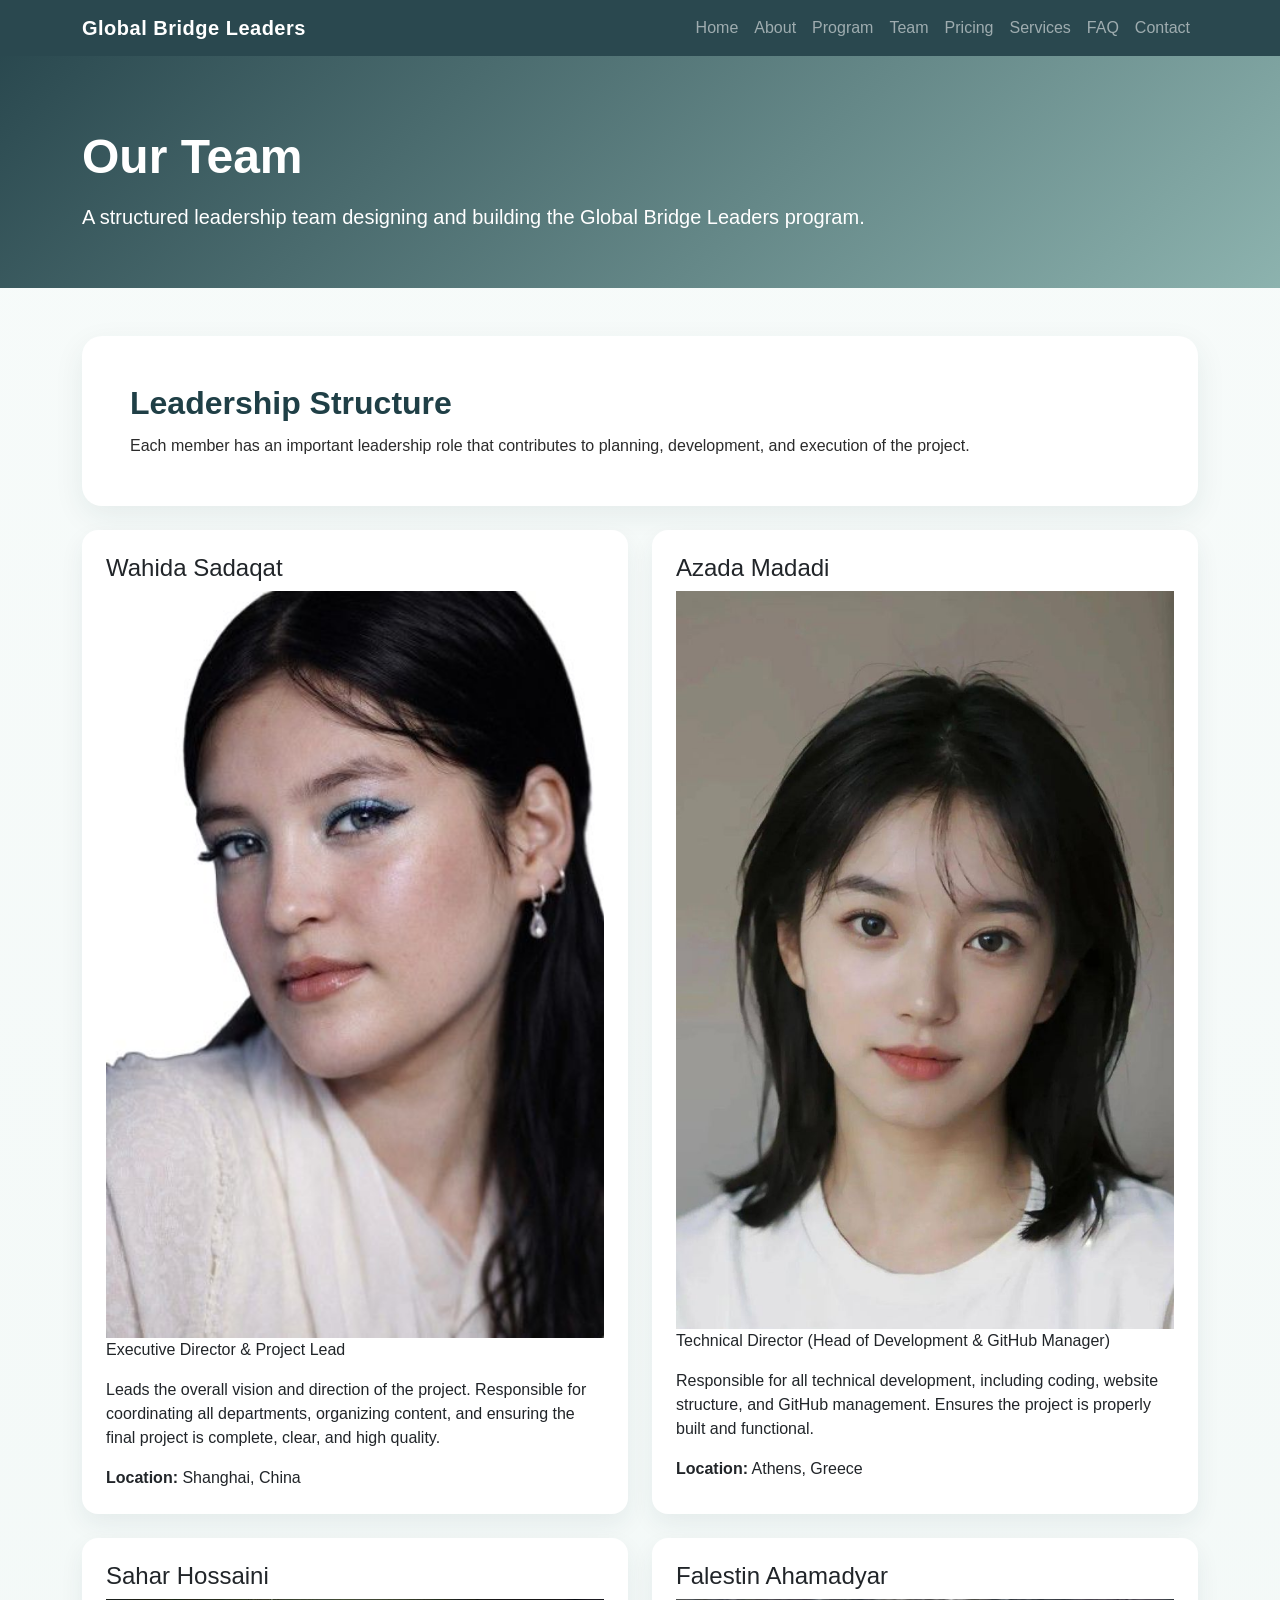
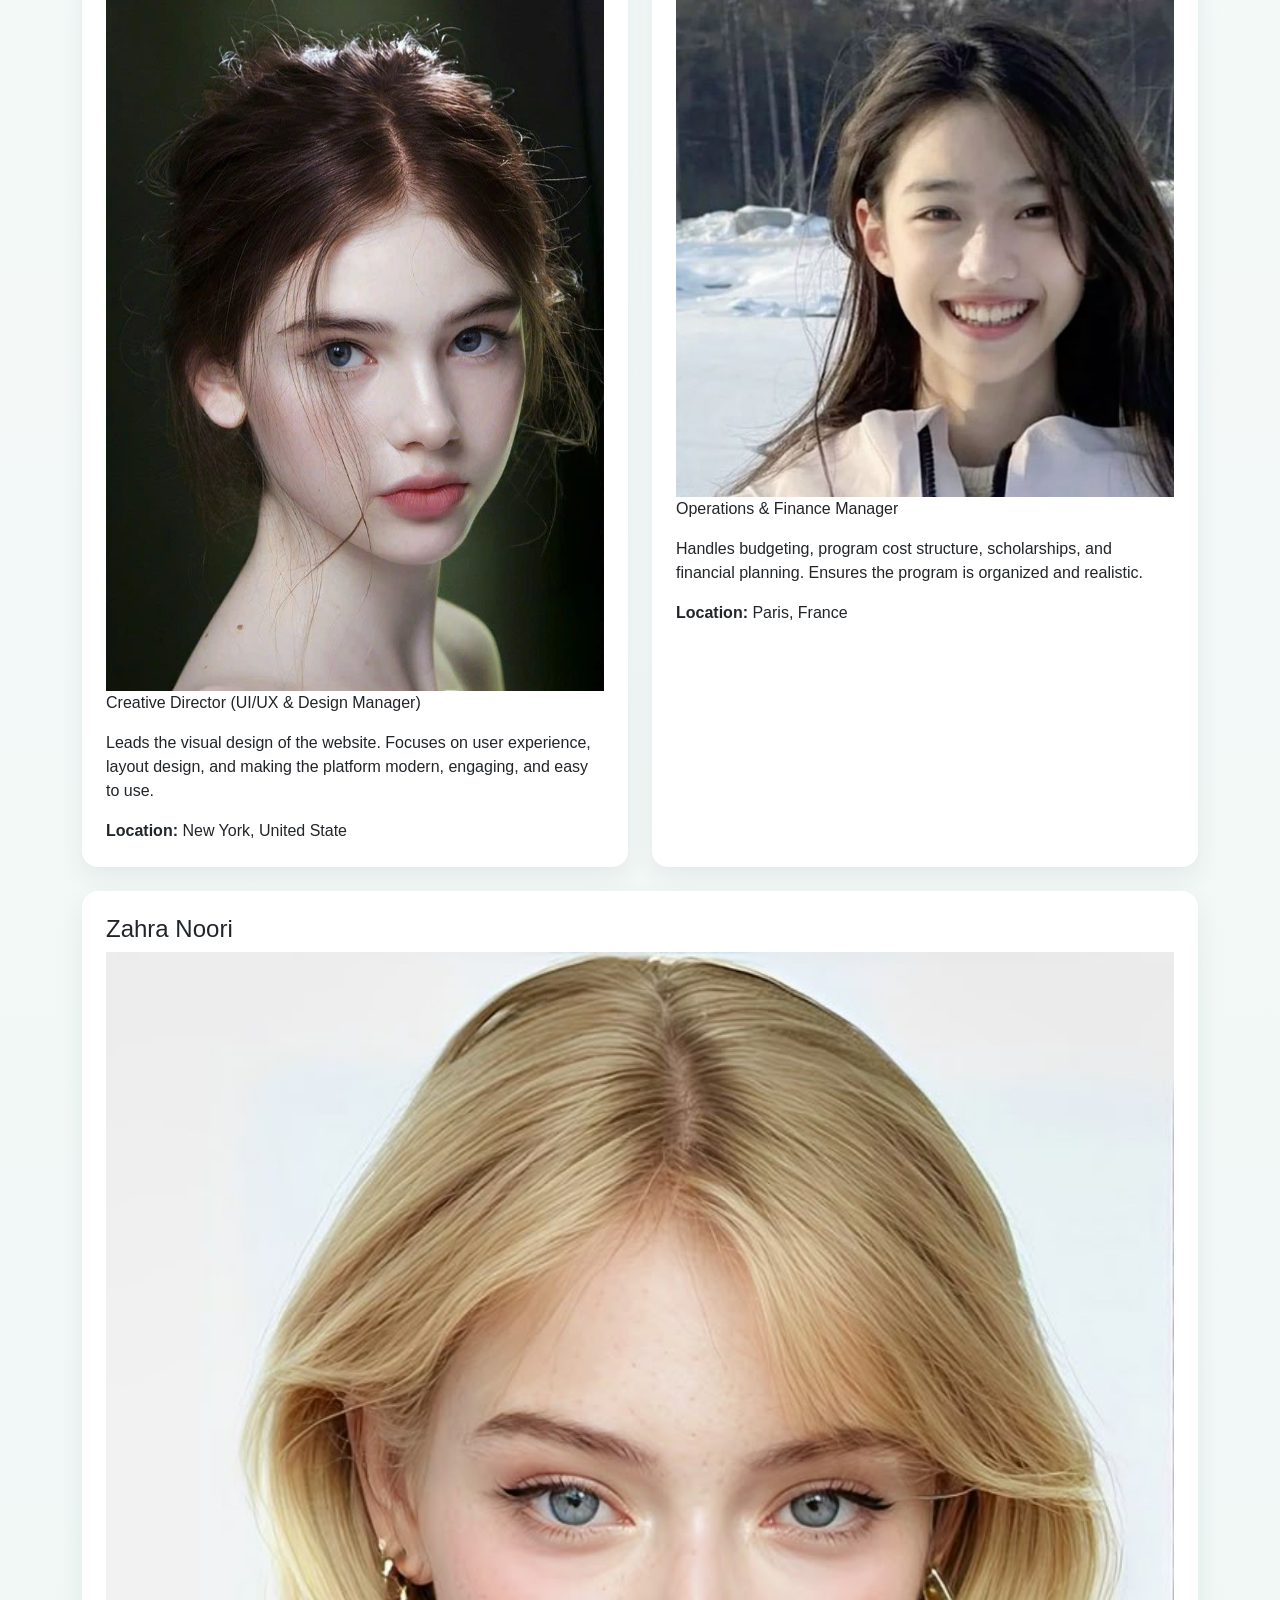
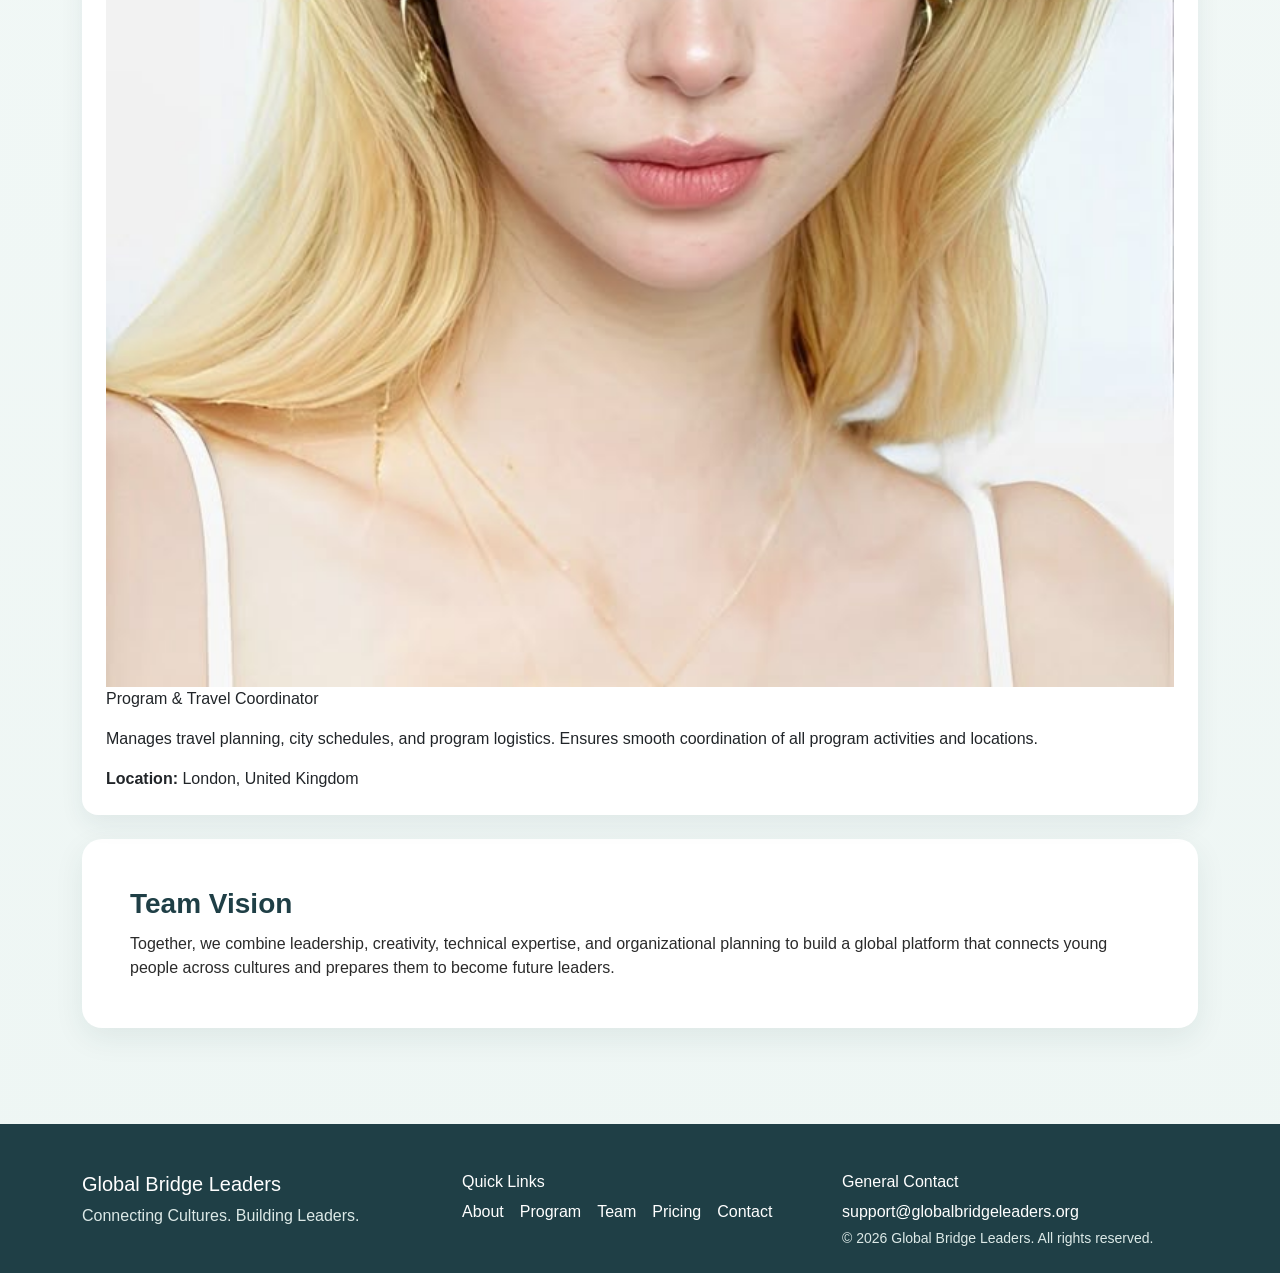
<file: team.html>
<!doctype html>
<html lang="en">
<head>
  <meta charset="utf-8">
  <meta name="viewport" content="width=device-width, initial-scale=1">
  <title>Team | Global Bridge Leaders</title>
  <link href="https://cdn.jsdelivr.net/npm/bootstrap@5.3.3/dist/css/bootstrap.min.css" rel="stylesheet">
  <link href="styles.css" rel="stylesheet">
</head>
<body>

<nav class="navbar navbar-expand-lg navbar-dark sticky-top" style="background: rgba(31,63,70,.95); backdrop-filter: blur(8px);">
  <div class="container">
    <a class="navbar-brand" href="index.html">Global Bridge Leaders</a>
    <button class="navbar-toggler" type="button" data-bs-toggle="collapse" data-bs-target="#gblNav">
      <span class="navbar-toggler-icon"></span>
    </button>
    <div class="collapse navbar-collapse" id="gblNav">
      <ul class="navbar-nav ms-auto">
        <li class="nav-item"><a class="nav-link" href="index.html">Home</a></li>
        <li class="nav-item"><a class="nav-link" href="about.html">About</a></li>
        <li class="nav-item"><a class="nav-link" href="program.html">Program</a></li>
        <li class="nav-item"><a class="nav-link" href="team.html">Team</a></li>
        <li class="nav-item"><a class="nav-link" href="pricing.html">Pricing</a></li>
        <li class="nav-item"><a class="nav-link" href="services.html">Services</a></li>
        <li class="nav-item"><a class="nav-link" href="faq.html">FAQ</a></li>
        <li class="nav-item"><a class="nav-link" href="contact.html">Contact</a></li>
      </ul>
    </div>
  </div>
</nav>


<section class="page-hero">
  <div class="container">
    <h1 class="display-5 fw-bold mb-3">Our Team</h1>
    <p class="lead mb-0">A structured leadership team designing and building the Global Bridge Leaders program.</p>
  </div>
</section>

<section class="py-5">
  <div class="container">
    <div class="soft-card p-4 p-lg-5 mb-4">
      <h2 class="section-title">Leadership Structure</h2>
      <p class="mb-0">Each member has an important leadership role that contributes to planning, development, and execution of the project.</p>
    </div>

    <div class="row g-4">
      <div class="col-lg-6">
        <div class="card info-card p-4">
          <h4>Wahida Sadaqat</h4>
          <img src="Wahida Sadaqat.jpeg"
          <p class="team-role">Executive Director & Project Lead</p>
          <p>Leads the overall vision and direction of the project. Responsible for coordinating all departments, organizing content, and ensuring the final project is complete, clear, and high quality.</p>
          <p class="mb-0"><strong>Location:</strong> Shanghai, China</p>
        </div>
      </div>
      <div class="col-lg-6">
        <div class="card info-card p-4">
          <h4>Azada Madadi</h4>
          <img src="Azada Madadi.jpg"
          <p class="team-role">Technical Director (Head of Development & GitHub Manager)</p>
          <p>Responsible for all technical development, including coding, website structure, and GitHub management. Ensures the project is properly built and functional.</p>
          <p class="mb-0"><strong>Location:</strong> Athens, Greece</p>
        </div>
      </div>
      <div class="col-lg-6">
        <div class="card info-card p-4">
          <h4>Sahar Hossaini</h4>
          <img src="Sahar Hussaini.jpg"
          <p class="team-role">Creative Director (UI/UX & Design Manager)</p>
          <p>Leads the visual design of the website. Focuses on user experience, layout design, and making the platform modern, engaging, and easy to use.</p>
          <p class="mb-0"><strong>Location:</strong> New York, United State</p>
        </div>
      </div>
      <div class="col-lg-6">
        <div class="card info-card p-4">
          <h4>Falestin Ahamadyar</h4>
          <img src="Falestin Ahmadyar .jpg"
          <p class="team-role">Operations & Finance Manager</p>
          <p>Handles budgeting, program cost structure, scholarships, and financial planning. Ensures the program is organized and realistic.</p>
          <p class="mb-0"><strong>Location:</strong> Paris, France </p>
        </div>
      </div>
      <div class="col-lg-12">
        <div class="card info-card p-4">
          <h4>Zahra Noori</h4>
          <img src="Zahra Noori.jpg"
          <p class="team-role">Program & Travel Coordinator</p>
          <p>Manages travel planning, city schedules, and program logistics. Ensures smooth coordination of all program activities and locations.</p>
          <p class="mb-0"><strong>Location:</strong> London, United Kingdom</p>
        </div>
      </div>
    </div>

    <div class="soft-card p-4 p-lg-5 mt-4">
      <h3 class="section-title">Team Vision</h3>
      <p class="mb-0">Together, we combine leadership, creativity, technical expertise, and organizational planning to build a global platform that connects young people across cultures and prepares them to become future leaders.</p>
    </div>
  </div>
</section>


<footer class="footer mt-5 pt-5 pb-4">
  <div class="container">
    <div class="row g-4">
      <div class="col-lg-4">
        <h5 class="text-white">Global Bridge Leaders</h5>
        <p class="mb-0">Connecting Cultures. Building Leaders.</p>
      </div>
      <div class="col-lg-4">
        <h6 class="text-white">Quick Links</h6>
        <div class="d-flex flex-wrap gap-3">
          <a href="about.html">About</a>
          <a href="program.html">Program</a>
          <a href="team.html">Team</a>
          <a href="pricing.html">Pricing</a>
          <a href="contact.html">Contact</a>
        </div>
      </div>
      <div class="col-lg-4">
        <h6 class="text-white">General Contact</h6>
        <p class="mb-1"><a href="mailto:support@globalbridgeleaders.org">support@globalbridgeleaders.org</a></p>
        <p class="mb-0 small">© 2026 Global Bridge Leaders. All rights reserved.</p>
      </div>
    </div>
  </div>
</footer>
<script src="https://cdn.jsdelivr.net/npm/bootstrap@5.3.3/dist/js/bootstrap.bundle.min.js"></script>

</body>
</html>
</file>
<file: styles.css>
:root{
  --primary:#2f6f73;
  --secondary:#7aa6a1;
  --accent:#dfeeea;
  --light:#f7fbfa;
  --dark:#1f3f46;
  --gold:#d8b36a;
  --text:#2b2b2b;
}
*{box-sizing:border-box}
html{scroll-behavior:smooth}
body{
  margin:0;
  font-family: "Segoe UI", Tahoma, Geneva, Verdana, sans-serif;
  color:var(--text);
  background:linear-gradient(180deg,#f7fbfa 0%,#eef6f4 100%);
}
.navbar-brand{font-weight:700; letter-spacing:.5px}
.hero{
  background:
    linear-gradient(135deg, rgba(31,63,70,.88), rgba(47,111,115,.74)),
    radial-gradient(circle at top right, rgba(216,179,106,.20), transparent 35%);
  color:white;
  padding:120px 0 90px;
}
.hero-badge{
  display:inline-block;
  padding:.45rem .9rem;
  border:1px solid rgba(255,255,255,.25);
  border-radius:999px;
  background:rgba(255,255,255,.08);
  margin-bottom:1rem;
  font-size:.92rem;
}
.section-title{
  color:var(--dark);
  font-weight:700;
  margin-bottom:.75rem;
}
.section-subtitle{
  color:#54757a;
  max-width:760px;
}
.soft-card{
  border:none;
  border-radius:1.25rem;
  background:white;
  box-shadow:0 10px 30px rgba(31,63,70,.08);
}
.info-card{
  height:100%;
  border:none;
  border-radius:1rem;
  box-shadow:0 10px 24px rgba(31,63,70,.07);
}
.country-card{
  border:none;
  border-radius:1rem;
  box-shadow:0 10px 24px rgba(31,63,70,.07);
  height:100%;
}
.country-card .city{
  display:inline-block;
  margin:.2rem .35rem .2rem 0;
  background:var(--accent);
  color:var(--dark);
  border-radius:999px;
  padding:.35rem .7rem;
  font-size:.9rem;
}
.icon-circle{
  width:52px;
  height:52px;
  display:flex;
  align-items:center;
  justify-content:center;
  border-radius:50%;
  background:var(--accent);
  color:var(--dark);
  font-weight:700;
  margin-bottom:.85rem;
}
.cta-box{
  background:linear-gradient(135deg,var(--dark),var(--primary));
  color:white;
  border-radius:1.5rem;
}
.team-role{
  color:var(--primary);
  font-weight:600;
}
.footer{
  background:var(--dark);
  color:#dce9e7;
}
.footer a{color:#ffffff;text-decoration:none}
.footer a:hover{text-decoration:underline}
.nav-link{font-weight:500}
.btn-brand{
  background:var(--primary);
  border-color:var(--primary);
}
.btn-brand:hover{
  background:#265c60;
  border-color:#265c60;
}
.btn-outline-light:hover{color:var(--dark)}
.fact-item{
  padding:.95rem 1rem;
  background:white;
  border-radius:1rem;
  box-shadow:0 8px 24px rgba(31,63,70,.06);
}
.timeline-step{
  position:relative;
  padding-left:1.25rem;
}
.timeline-step::before{
  content:"";
  position:absolute;
  left:0;
  top:.5rem;
  width:.6rem;
  height:.6rem;
  border-radius:50%;
  background:var(--gold);
}
.contact-card{
  border:none;
  border-radius:1rem;
  box-shadow:0 10px 24px rgba(31,63,70,.07);
  height:100%;
}
.page-hero{
  background:linear-gradient(135deg, rgba(31,63,70,.95), rgba(122,166,161,.85));
  color:#fff;
  padding:72px 0 56px;
}
.table-soft{
  background:#fff;
  border-radius:1rem;
  overflow:hidden;
  box-shadow:0 8px 24px rgba(31,63,70,.06);
}
.accordion-button:not(.collapsed){
  color:var(--dark);
  background:#edf6f4;
}
.small-muted{color:#6d8488}
@media (max-width: 991px){
  .hero{padding:100px 0 70px}
}
.email-link {
  color:rgba(122,166,161,.85);
  text-decoration: none;
}

.email-link:hover {
  color: rgba(31,63,70,.95);
  text-decoration: underline;
}
.custom-card-img {
  object-fit: cover;
  height: 300px;
  width:100%;
  border-radius: 6px;
}
.c-item {
    height: 480px;

}
.c-img {
    height: 100%;
    object-fit: cover;
    filter: brightness(0.7);}

#service1 {
  background-color:  rgba(31,63,70,.95); 
}
.contact-card {
  background-color: rgba(32, 63, 70, 0.95);
  color: #ffffff;          
  border: none;
}

.contact-card a {
  color: #00d4ff;
}

.contact-card a:hover {
  color: #ffffff;
}
.carousel-caption {
  animation: fadeUp 1s ease;
}

@keyframes fadeUp {
  from {
    opacity: 0;
    transform: translateY(30px);
  }
  to {
    opacity: 1;
    transform: translateY(0);
  }
}
</file>
